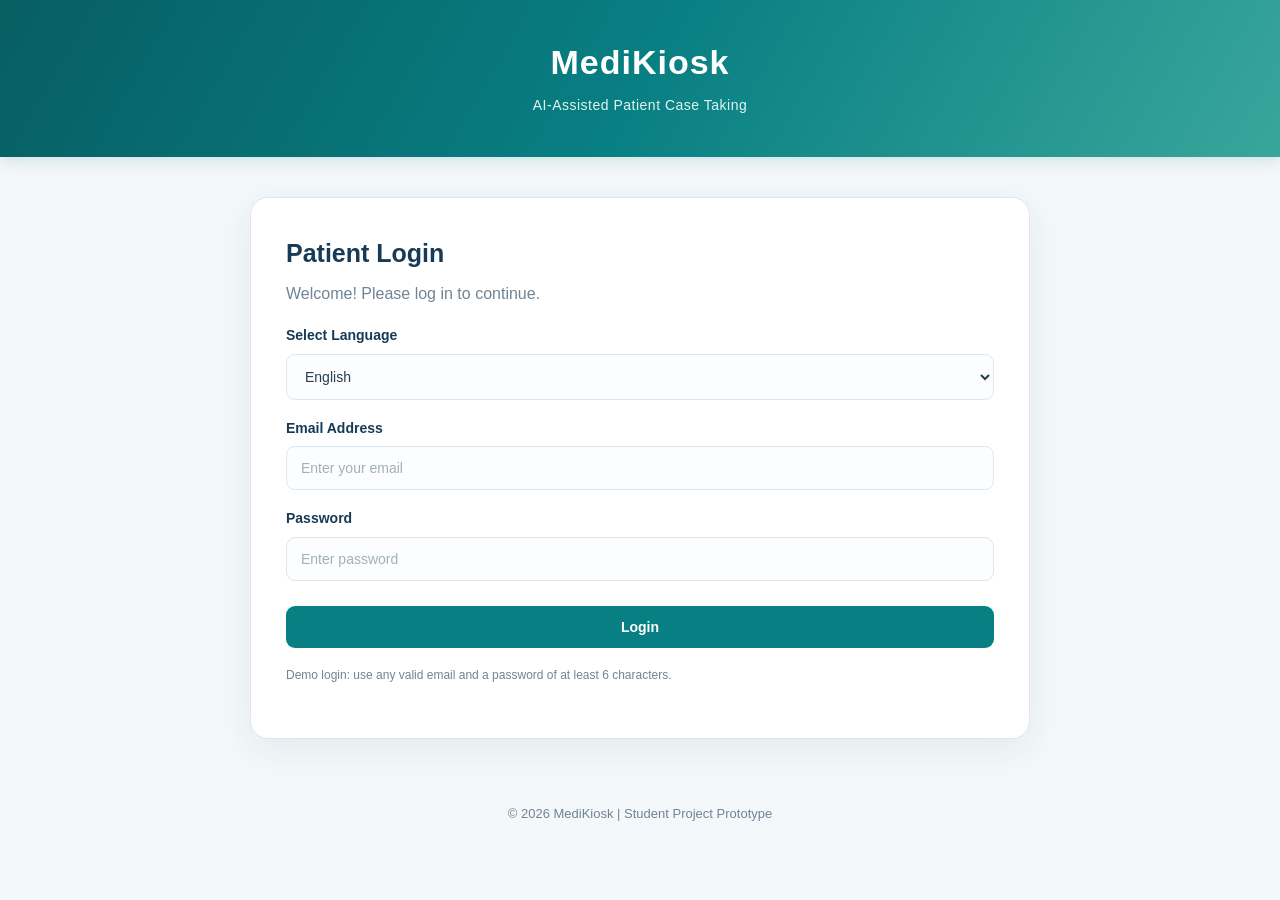
<file: index.html>
<!DOCTYPE html>
<html lang="en">

<head>
    <meta charset="UTF-8">
    <meta name="viewport" content="width=device-width, initial-scale=1.0">
    <title>MediKiosk - Patient Portal</title>
    <link rel="stylesheet" href="css/style.css">
</head>

<body>

    <header class="header">
        <h1>MediKiosk</h1>
        <p>AI-Assisted Patient Case Taking</p>
    </header>

    <main class="container">

        <!-- LOGIN SECTION -->
        <section id="loginSection" class="card">

            <h2 data-en="Patient Login" data-kn="ರೋಗಿ ಲಾಗಿನ್">
                Patient Login
            </h2>

            <p data-en="Welcome! Please log in to continue."
               data-kn="ಸ್ವಾಗತ! ಮುಂದುವರಿಯಲು ಲಾಗಿನ್ ಮಾಡಿ.">
                Welcome! Please log in to continue.
            </p>

            <label for="language">Select Language</label>

            <select id="language">
                <option value="en">English</option>
                <option value="kn">ಕನ್ನಡ (Kannada)</option>
            </select>

            <form id="loginForm">

                <label for="email" data-en="Email Address"
                       data-kn="ಇಮೇಲ್ ವಿಳಾಸ">Email Address</label>

                <input type="email" id="email" required
                       placeholder="Enter your email">

                <label for="password" data-en="Password"
                       data-kn="ಪಾಸ್‌ವರ್ಡ್">Password</label>

                <input type="password" id="password"
                       required minlength="6"
                       placeholder="Enter password">

                <button type="submit" class="primary-btn"
                        data-en="Login" data-kn="ಲಾಗಿನ್">
                    Login
                </button>

            </form>

            <p id="loginMessage" class="message"></p>

            <p class="small-text">
                Demo login: use any valid email and a password of at least 6 characters.
            </p>

        </section>


        <!-- QUESTIONNAIRE SECTION -->
        <section id="questionnaireSection" class="card hidden">

            <div class="top-row">

                <div>
                    <h2 data-en="Patient Questionnaire"
                        data-kn="ರೋಗಿಯ ಪ್ರಶ್ನಾವಳಿ">
                        Patient Questionnaire
                    </h2>

                    <p data-en="Please provide your basic medical information."
                       data-kn="ನಿಮ್ಮ ಮೂಲ ವೈದ್ಯಕೀಯ ಮಾಹಿತಿಯನ್ನು ನೀಡಿ.">
                        Please provide your basic medical information.
                    </p>
                </div>

                <button type="button" id="logoutBtn" class="logout-btn"
                        data-en="Logout" data-kn="ಲಾಗ್ ಔಟ್">
                    Logout
                </button>

            </div>


            <form id="patientForm">

                <!-- 1. PERSONAL DETAILS -->
                <h3 data-en="1. Personal Details"
                    data-kn="1. ವೈಯಕ್ತಿಕ ವಿವರಗಳು">
                    1. Personal Details
                </h3>

                <label for="patientName" data-en="Full Name"
                       data-kn="ಪೂರ್ಣ ಹೆಸರು">Full Name</label>

                <input type="text" id="patientName"
                       name="patientName" required>

                <label for="age" data-en="Age"
                       data-kn="ವಯಸ್ಸು">Age</label>

                <input type="number" id="age" name="age"
                       min="1" max="120" required>

                <label for="gender" data-en="Gender"
                       data-kn="ಲಿಂಗ">Gender</label>

                <select id="gender" name="gender" required>
                    <option value="">Select</option>
                    <option value="Female">Female</option>
                    <option value="Male">Male</option>
                    <option value="Other">Other</option>
                    <option value="Prefer not to say">Prefer not to say</option>
                </select>


                <!-- 2. MEDICAL INFORMATION -->
                <h3 data-en="2. Medical Information"
                    data-kn="2. ವೈದ್ಯಕೀಯ ಮಾಹಿತಿ">
                    2. Medical Information
                </h3>

                <label for="speciality" data-en="Choose Department"
                       data-kn="ವಿಭಾಗವನ್ನು ಆಯ್ಕೆಮಾಡಿ">
                    Choose Department
                </label>

                <select id="speciality" name="speciality" required>
                    <option value="">Select Department</option>
                    <option value="General Medicine">General Medicine</option>
                    <option value="Cardiology">Cardiology</option>
                    <option value="Dermatology">Dermatology</option>
                    <option value="Orthopedics">Orthopedics</option>
                    <option value="Neurology">Neurology</option>
                    <option value="Other">Other</option>
                </select>


                <!-- 3. CURRENT SYMPTOMS -->
                <h3 data-en="3. Current Symptoms"
                    data-kn="3. ಪ್ರಸ್ತುತ ಲಕ್ಷಣಗಳು">
                    3. Current Symptoms
                </h3>

                <label for="symptoms" data-en="Describe your symptoms"
                       data-kn="ನಿಮ್ಮ ಲಕ್ಷಣಗಳನ್ನು ವಿವರಿಸಿ">
                    Describe your symptoms
                </label>

                <textarea id="symptoms" name="symptoms"
                          rows="4"
                          placeholder="Describe what you are experiencing..."
                          required></textarea>

                <label for="onset" data-en="When did it start?"
                       data-kn="ಇದು ಯಾವಾಗ ಪ್ರಾರಂಭವಾಯಿತು?">
                    When did it start?
                </label>

                <input type="text" id="onset" name="onset"
                       placeholder="Example: 2 days ago">

                <label for="duration" data-en="Duration"
                       data-kn="ಅವಧಿ">Duration</label>

                <input type="text" id="duration" name="duration"
                       placeholder="Example: 30 minutes">

                <label for="frequency"
                       data-en="How often does it occur?"
                       data-kn="ಇದು ಎಷ್ಟು ಬಾರಿ ಸಂಭವಿಸುತ್ತದೆ?">
                    How often does it occur?
                </label>

                <select id="frequency" name="frequency">
                    <option value="">Select</option>
                    <option value="Constant">Constant</option>
                    <option value="Occasionally">Occasionally</option>
                    <option value="Daily">Daily</option>
                    <option value="Rarely">Rarely</option>
                </select>


                <!-- 4. AUDIO-BASED SYMPTOM INPUT -->
                <div class="audio-section">

                    <h3>4. Audio-Based Symptom Input</h3>

                    <p>
                        Record your symptoms or upload an audio recording.
                        You can review and confirm the transcript.
                    </p>


                    <!-- TASK 1: RECORD AUDIO -->
                    <h4>Task 1: Record Your Symptoms</h4>

                    <button type="button" id="startRecordingBtn">
                        Start Recording
                    </button>

                    <button type="button" id="stopRecordingBtn" disabled>
                        Stop Recording
                    </button>

                    <p id="recordingStatus">Not recording</p>

                    <p id="recordingTimer">00:00</p>

                    <audio id="audioPlayback" controls hidden></audio>


                    <!-- TASK 2: UPLOAD AUDIO -->
                    <h4>Task 2: Upload Audio</h4>

                    <label for="audioFile">
                        Select an audio file
                    </label>

                    <input type="file" id="audioFile"
                           accept="audio/*">

                    <p id="uploadStatus"></p>

                    <audio id="uploadedAudioPlayback"
                           controls hidden></audio>


                    <!-- TASK 3: TRANSCRIPT REVIEW -->
                    <h4>Task 3: Review Transcript</h4>

                    <label for="transcriptText">
                        Review or edit the transcript
                    </label>

                    <textarea id="transcriptText"
                              rows="4"
                              placeholder="Enter or review your transcript here..."></textarea>

                    <p id="characterCount">Characters: 0</p>

                    <button type="button" id="clearTranscriptBtn">
                        Clear Transcript
                    </button>

                    <button type="button" id="saveTranscriptBtn">
                        Save Transcript
                    </button>

                    <p id="transcriptMessage"></p>


                    <!-- TASK 4: TRANSCRIPT CONFIRMATION -->
                    <h4>Task 4: Confirm Transcript</h4>

                    <button type="button" id="confirmTranscriptBtn">
                        Confirm Transcript
                    </button>

                    <p id="reviewStatus"></p>


                    <!-- TASK 5: AUDIO PROCESSING -->
                    <h4>Task 5: Audio Processing</h4>

                    <p id="processingStatus">Ready</p>

                    <p id="processingMessage"></p>

                    <div class="progress-container">
                        <div id="processingProgressBar"></div>
                    </div>

                    <button type="button" id="processAudioBtn">
                        Process Audio
                    </button>

                    <button type="button" id="retryProcessingBtn" hidden>
                        Retry
                    </button>


                    <!-- TASK 6: TRANSFER TRANSCRIPT -->
                    <h4>Task 6: Add Transcript to Symptoms</h4>

                    <p>
                        Add your confirmed transcript to the current symptoms field.
                    </p>

                    <button type="button" id="useTranscriptBtn" disabled>
                        Use Confirmed Transcript
                    </button>

                </div>


                <!-- 5. PREVIOUS MEDICAL HISTORY -->
                <h3 data-en="5. Previous Medical History"
                    data-kn="5. ಹಿಂದಿನ ವೈದ್ಯಕೀಯ ಇತಿಹಾಸ">
                    5. Previous Medical History
                </h3>

                <label for="illness" data-en="Previous illnesses"
                       data-kn="ಹಿಂದಿನ ಕಾಯಿಲೆಗಳು">
                    Previous illnesses
                </label>

                <textarea id="illness" name="illness" rows="2"></textarea>

                <label for="surgery" data-en="Previous surgeries"
                       data-kn="ಹಿಂದಿನ ಶಸ್ತ್ರಚಿಕಿತ್ಸೆಗಳು">
                    Previous surgeries
                </label>

                <textarea id="surgery" name="surgery" rows="2"></textarea>

                <label for="medications" data-en="Current medications"
                       data-kn="ಪ್ರಸ್ತುತ ಔಷಧಿಗಳು">
                    Current medications
                </label>

                <textarea id="medications" name="medications" rows="2"></textarea>

                <label for="allergies" data-en="Known allergies"
                       data-kn="ತಿಳಿದಿರುವ ಅಲರ್ಜಿಗಳು">
                    Known allergies
                </label>

                <textarea id="allergies" name="allergies" rows="2"></textarea>


                <!-- FORM BUTTONS -->
                <div class="button-group">

                    <button type="button" id="saveBtn" class="primary-btn"
                            data-en="Save Draft" data-kn="ಉಳಿಸಿ">
                        Save Draft
                    </button>

                    <button type="button" id="loadBtn" class="secondary-btn"
                            data-en="Reload Saved Answers"
                            data-kn="ಉಳಿಸಿದ ಉತ್ತರಗಳನ್ನು ಮರುಲೋಡ್ ಮಾಡಿ">
                        Reload Saved Answers
                    </button>

                    <button type="submit" class="submit-btn"
                            data-en="Submit Questionnaire"
                            data-kn="ಪ್ರಶ್ನಾವಳಿಯನ್ನು ಸಲ್ಲಿಸಿ">
                        Submit Questionnaire
                    </button>

                </div>

                <p id="formMessage" class="message"></p>

            </form>

        </section>

    </main>


    <!-- FOOTER -->
    <footer>
        <p>©️ 2026 MediKiosk | Student Project Prototype</p>
    </footer>


    <!-- JAVASCRIPT -->
    <script src="js/script.js"></script>

</body>
</html>
</file>
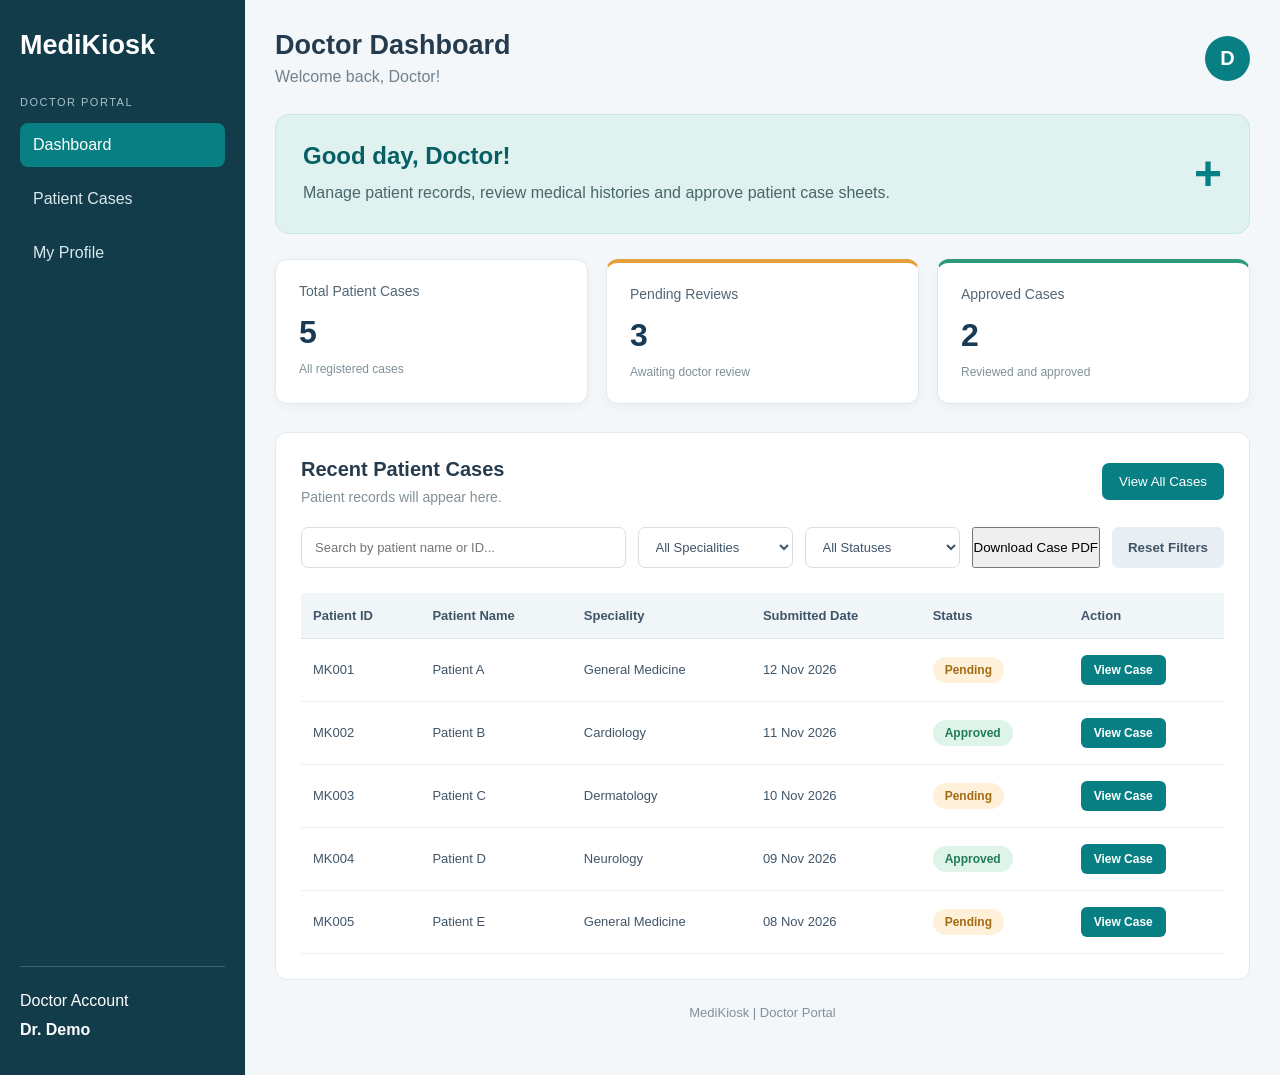
<file: doctor.html>
<!DOCTYPE html>
<html lang="en">
<head>
    <meta charset="UTF-8">
    <meta name="viewport" content="width=device-width, initial-scale=1.0">

    <title>MediKiosk - Doctor Dashboard</title>

    <link rel="stylesheet" href="css/doctor.css">
</head>

<body>

    <div class="dashboard">

        <!-- SIDEBAR -->
        <aside class="sidebar">

            <h2 class="logo">MediKiosk</h2>
            <p class="sidebar-label">DOCTOR PORTAL</p>

            <nav>
                <a href="#" class="active">Dashboard</a>
                <a href="#patients">Patient Cases</a>
                <a href="#profile">My Profile</a>
            </nav>

            <div class="sidebar-bottom">
                <p>Doctor Account</p>
                <strong>Dr. Demo</strong>
            </div>

        </aside>

        <!-- MAIN CONTENT -->
        <main class="main-content">

            <header class="topbar">
                <div>
                    <h1>Doctor Dashboard</h1>
                    <p>Welcome back, Doctor!</p>
                </div>

                <div class="doctor-avatar">D</div>
            </header>

            <!-- WELCOME SECTION -->
            <section class="welcome-card">
                <div>
                    <h2>Good day, Doctor!</h2>
                    <p>
                        Manage patient records, review medical histories
                        and approve patient case sheets.
                    </p>
                </div>
                <div class="welcome-icon">+</div>
            </section>

            <!-- SUMMARY CARDS -->
            
<!-- DASHBOARD STATISTICS -->

<section class="summary-grid">

    <div class="summary-card">
        <p>Total Patient Cases</p>
        <h2 id="totalCases">0</h2>
        <span>All registered cases</span>
    </div>

    <div class="summary-card pending">
        <p>Pending Reviews</p>
        <h2 id="pendingCases">0</h2>
        <span>Awaiting doctor review</span>
    </div>

    <div class="summary-card approved">
        <p>Approved Cases</p>
        <h2 id="approvedCases">0</h2>
        <span>Reviewed and approved</span>
    </div>

</section>

<!-- END DASHBOARD STATISTICS -->


            <!-- PATIENT CASES -->
            <section class="patient-panel" id="patients">

                <div class="panel-heading">
                    <div>
                        <h2>Recent Patient Cases</h2>
                        <p>Patient records will appear here.</p>
                    </div>

                    <button type="button">View All Cases</button>
                </div>

  
<!-- PATIENT SEARCH AND FILTERS -->

<div class="patient-filters">

    <input
        type="text"
        id="patientSearch"
        placeholder="Search by patient name or ID..."
    >

    <select id="specialityFilter">
        <option value="all">All Specialities</option>
        <option value="General Medicine">General Medicine</option>
        <option value="Cardiology">Cardiology</option>
        <option value="Dermatology">Dermatology</option>
        <option value="Neurology">Neurology</option>
    </select>

    <select id="statusFilter">
        <option value="all">All Statuses</option>
        <option value="pending">Pending</option>
        <option value="approved">Approved</option>
        <option value="rejected">Rejected</option>
    </select>
<button type="button" id="downloadCasePdfBtn">
    Download Case PDF
</button>
    <button type="button" id="resetFiltersBtn">
        Reset Filters
    </button>

</div>

<!-- END PATIENT SEARCH AND FILTERS -->
              
<!-- PATIENT CASE TABLE -->

<div class="patient-table-container">

    <table class="patient-table">

        <thead>
            <tr>
                <th>Patient ID</th>
                <th>Patient Name</th>
                <th>Speciality</th>
                <th>Submitted Date</th>
                <th>Status</th>
                <th>Action</th>
            </tr>
        </thead>

        <tbody id="patientTableBody">
            <!-- JavaScript will display patient records here -->
        </tbody>

    </table>

</div>

<!-- END PATIENT CASE TABLE -->


            </section>

            <footer>
                MediKiosk | Doctor Portal
            </footer>

        </main>

    </div>

<!-- WEEK 3 TASK 5: PATIENT CASE DETAILS WINDOW -->

<div id="caseModal" class="case-modal" hidden>

    <div class="case-modal-content">

        <div class="case-modal-header">
            <div>
                <h2>Patient Case Details</h2>
                <p>Review the patient's medical information</p>
            </div>

            <button type="button" id="closeCaseBtn" class="close-case-btn">
                &times;
            </button>
        </div>

        <div class="case-details">

            <h3>Personal Information</h3>

            <div class="detail-grid">
                <p><strong>Patient ID:</strong> <span id="detailPatientId"></span></p>
                <p><strong>Patient Name:</strong> <span id="detailPatientName"></span></p>
                <p><strong>Age:</strong> <span id="detailAge"></span></p>
                <p><strong>Gender:</strong> <span id="detailGender"></span></p>
                <p><strong>Speciality:</strong> <span id="detailSpeciality"></span></p>
                <p><strong>Submitted:</strong> <span id="detailDate"></span></p>
            </div>
            <!-- WEEK 4 TASK 2: PAIN INFORMATION -->

            <h3>Pain Information</h3>

            <div class="pain-information-panel">

                <p><strong>Pain Intensity:</strong>
                    <span id="doctorPainIntensity">Not recorded</span>
                </p>

                <p><strong>Pain Severity:</strong>
                    <span id="doctorPainSeverity">Not recorded</span>
                </p>

                <p><strong>Type of Pain:</strong>
                    <span id="doctorPainType">Not recorded</span>
                </p>

                <p><strong>Pain Duration:</strong>
                    <span id="doctorPainDuration">Not recorded</span>
                </p>

                <p><strong>Pain Frequency:</strong>
                    <span id="doctorPainFrequency">Not recorded</span>
                </p>

            </div>
            <!-- WEEK 4 TASK 3: MULTIPLE PAIN ENTRIES -->

<h3>Reported Pain Locations</h3>

<div id="doctorPainEntries" class="doctor-pain-entries">

    <p>No additional pain locations recorded.</p>

</div>

<!-- END WEEK 4 TASK 3 -->

            <p id="doctorPainMessage" aria-live="polite"></p>

            <!-- END WEEK 4 TASK 2 -->
            <h3>Current Symptoms</h3>
            <p id="detailSymptoms"></p>

            <div class="detail-grid">
                <p><strong>Duration:</strong> <span id="detailDuration"></span></p>
                <p><strong>Frequency:</strong> <span id="detailFrequency"></span></p>
                <p><strong>Pain Level:</strong> <span id="detailPain"></span></p>
            </div>

            <h3>Previous Medical History</h3>

            <p><strong>Previous Illnesses:</strong> <span id="detailIllness"></span></p>
            <p><strong>Previous Surgeries:</strong> <span id="detailSurgery"></span></p>
            <p><strong>Medications:</strong> <span id="detailMedication"></span></p>
            <p><strong>Allergies:</strong> <span id="detailAllergies"></span></p>

            <p class="case-disclaimer">
                Demonstration data only. Not for clinical decision-making.
            </p>

        </div>
        <h3>Pain Information</h3>

<div class="pain-information-panel">

    <p><strong>Pain Intensity:</strong>
        <span id="doctorPainIntensity">Not recorded</span>
    </p>

    <p><strong>Pain Severity:</strong>
        <span id="doctorPainSeverity">Not recorded</span>
    </p>

    <p><strong>Type of Pain:</strong>
        <span id="doctorPainType">Not recorded</span>
    </p>

    <p><strong>Pain Duration:</strong>
        <span id="doctorPainDuration">Not recorded</span>
    </p>

    <p><strong>Pain Frequency:</strong>
        <span id="doctorPainFrequency">Not recorded</span>
    </p>

</div>

<!-- WEEK 3 TASK 6: EDIT PATIENT CASE -->

<div id="editCaseSection" class="edit-case-section" hidden>

    <h3>Edit Patient Information</h3>
    <p>Update the patient's information and medical history.</p>

    <div class="edit-form-grid">

        <div class="edit-field">
            <label for="editAge">Age</label>
            <input type="number" id="editAge" min="0" max="120">
        </div>

        <div class="edit-field">
            <label for="editGender">Gender</label>
            <select id="editGender">
                <option value="Female">Female</option>
                <option value="Male">Male</option>
                <option value="Other">Other</option>
                <option value="Not specified">Not specified</option>
            </select>
        </div>

        <div class="edit-field">
            <label for="editSpeciality">Speciality</label>
            <select id="editSpeciality">
                <option value="General Medicine">General Medicine</option>
                <option value="Cardiology">Cardiology</option>
                <option value="Dermatology">Dermatology</option>
                <option value="Neurology">Neurology</option>
            </select>
        </div>

        <div class="edit-field">
            <label for="editDuration">Symptom Duration</label>
            <input type="text" id="editDuration">
        </div>

        <div class="edit-field">
            <label for="editFrequency">Symptom Frequency</label>
            <input type="text" id="editFrequency">
        </div>

        <div class="edit-field">
            <label for="editPain">Pain Level</label>
            <input type="number" id="editPain" min="0" max="10">
        </div>

    </div>

    <div class="edit-field">
        <label for="editSymptoms">Current Symptoms</label>
        <textarea id="editSymptoms" rows="4"></textarea>
    </div>

    <div class="edit-field">
        <label for="editIllness">Previous Illnesses</label>
        <textarea id="editIllness" rows="2"></textarea>
    </div>

    <div class="edit-field">
        <label for="editSurgery">Previous Surgeries</label>
        <textarea id="editSurgery" rows="2"></textarea>
    </div>

    <div class="edit-field">
        <label for="editMedication">Medications</label>
        <textarea id="editMedication" rows="2"></textarea>
    </div>

    <div class="edit-field">
        <label for="editAllergies">Allergies</label>
        <textarea id="editAllergies" rows="2"></textarea>
    </div>

    <p id="editMessage" aria-live="polite"></p>

    <div class="edit-buttons">
        <button type="button" id="saveCaseBtn">Save Changes</button>
        <button type="button" id="cancelEditBtn">Cancel</button>
    </div>

</div>

<!-- END WEEK 3 TASK 6 -->

        

<div class="case-modal-footer">

    <button type="button" id="approveCaseBtn">
        Approve Case
    </button>

    <button type="button" id="rejectCaseBtn">
        Reject Case
    </button>

    <button type="button" id="editCaseBtn">
        Edit Case
    </button>

    <button type="button" id="closeCaseFooterBtn">
        Close
    </button>

</div>

<p id="caseActionMessage" aria-live="polite"></p>


    </div>

</div>

<!-- END WEEK 3 TASK 5 -->

<!-- PRINT-READY PATIENT CASE SHEET -->

<div id="printCaseSheet"></div>

<!-- END PRINT-READY CASE SHEET -->

<script src="js/doctor.js"></script>
</body>
</html>
</file>
<file: css/style.css>
/* =================================
   MEDIKIOSK - HEALTHCARE THEME
================================= */

* {
    box-sizing: border-box;
    margin: 0;
    padding: 0;
}

:root {
    --primary: #087f83;
    --primary-dark: #075e63;
    --navy: #173b57;
    --mint: #e5f5f1;
    --light-blue: #edf6fb;
    --background: #f3f8fa;
    --white: #ffffff;
    --text: #263d4d;
    --muted: #718493;
    --border: #dce8ed;
}

body {
    font-family: "Segoe UI", Arial, sans-serif;
    background: var(--background);
    color: var(--text);
    line-height: 1.6;
    min-height: 100vh;
}

/* HEADER */

.header {
    background: linear-gradient(120deg, #075e63, #087f83, #39a69b);
    color: white;
    text-align: center;
    padding: 35px 20px 40px;
    box-shadow: 0 4px 15px rgba(7, 94, 99, 0.15);
}

.header h1 {
    font-size: 34px;
    font-weight: 700;
    letter-spacing: 1px;
}

.header p {
    margin-top: 5px;
    font-size: 14px;
    color: #e0f5f1;
    letter-spacing: 0.5px;
}

/* MAIN CONTAINER */

.container {
    width: 90%;
    max-width: 780px;
    margin: 40px auto;
}

/* CARDS */

.card {
    background: var(--white);
    padding: 35px;
    border-radius: 18px;
    border: 1px solid var(--border);
    box-shadow: 0 10px 35px rgba(32, 74, 95, 0.08);
}

h2 {
    color: var(--navy);
    font-size: 25px;
    margin-bottom: 8px;
}

.card > p {
    color: var(--muted);
    margin-bottom: 18px;
}

h3 {
    color: var(--primary-dark);
    font-size: 18px;
    margin-top: 30px;
    margin-bottom: 14px;
    padding: 10px 13px;
    background: var(--mint);
    border-left: 4px solid var(--primary);
    border-radius: 5px;
}

/* LABELS */

label {
    display: block;
    color: var(--navy);
    font-size: 14px;
    font-weight: 600;
    margin-top: 17px;
    margin-bottom: 7px;
}

/* INPUTS */

input,
select,
textarea {
    width: 100%;
    padding: 13px 14px;
    border: 1px solid var(--border);
    border-radius: 9px;
    font-size: 14px;
    font-family: inherit;
    color: var(--text);
    background: #fbfdfe;
    transition: 0.2s ease;
}

input::placeholder,
textarea::placeholder {
    color: #a2b0ba;
}

input:focus,
select:focus,
textarea:focus {
    outline: none;
    border-color: var(--primary);
    box-shadow: 0 0 0 3px rgba(8, 127, 131, 0.12);
    background: white;
}

textarea {
    resize: vertical;
    min-height: 75px;
}

/* BUTTONS */

button {
    border: none;
    border-radius: 9px;
    padding: 13px 19px;
    font-size: 14px;
    font-weight: 600;
    font-family: inherit;
    cursor: pointer;
    transition: 0.2s ease;
}

button:hover {
    transform: translateY(-2px);
    opacity: 0.93;
}

.primary-btn {
    background: var(--primary);
    color: white;
}

.primary-btn:hover {
    background: var(--primary-dark);
}

.secondary-btn {
    background: var(--light-blue);
    color: var(--navy);
    border: 1px solid #d6e6ef;
}

.submit-btn {
    background: var(--navy);
    color: white;
}

.logout-btn {
    background: #fff0ef;
    color: #b64b46;
    padding: 10px 16px;
    margin-top: 0;
}

/* BUTTON GROUP */

.button-group {
    display: flex;
    flex-wrap: wrap;
    gap: 12px;
    margin-top: 25px;
}

.button-group button {
    margin-top: 0;
}

/* LOGIN BUTTON */

#loginForm .primary-btn {
    width: 100%;
    margin-top: 25px;
}

/* TOP ROW */

.top-row {
    display: flex;
    justify-content: space-between;
    align-items: center;
    gap: 15px;
}

/* MESSAGES */

.message {
    margin-top: 17px;
    font-size: 14px;
    font-weight: 600;
    color: var(--primary-dark);
}

.small-text {
    font-size: 12px;
    color: var(--muted);
    margin-top: 14px;
}

/* HIDDEN SECTION */

.hidden {
    display: none;
}

/* FOOTER */

footer {
    text-align: center;
    color: var(--muted);
    padding: 25px 15px;
    font-size: 13px;
}

/* MOBILE RESPONSIVENESS */

@media (max-width: 600px) {

    .header {
        padding: 27px 15px;
    }

    .header h1 {
        font-size: 28px;
    }

    .container {
        width: 94%;
        margin: 22px auto;
    }

    .card {
        padding: 22px 18px;
        border-radius: 13px;
    }

    h2 {
        font-size: 22px;
    }

    .top-row {
        flex-direction: column;
        align-items: flex-start;
    }

    .button-group {
        flex-direction: column;
    }

    .button-group button {
        width: 100%;
    }
}
/* WEEK 2: VOICE RECORDING DESIGN */

.voice-section {
    margin-top: 25px;
    padding: 20px;
    background: #eaf6f5;
    border: 1px solid #c8e5e1;
    border-radius: 12px;
}

.voice-section h3 {
    color: #075e63;
    margin-bottom: 10px;
}

.voice-section p {
    color: #405568;
    line-height: 1.6;
}

.recording-controls {
    display: flex;
    gap: 12px;
    flex-wrap: wrap;
    margin: 18px 0;
}

#startRecordingBtn,
#stopRecordingBtn {
    padding: 12px 20px;
    border: none;
    border-radius: 8px;
    cursor: pointer;
    font-size: 15px;
    font-weight: 600;
}

#startRecordingBtn {
    background: #087f83;
    color: white;
}

#stopRecordingBtn {
    background: #b84242;
    color: white;
}

#startRecordingBtn:disabled,
#stopRecordingBtn:disabled {
    opacity: 0.5;
    cursor: not-allowed;
}

#recordingTimer {
    font-size: 25px;
    font-weight: bold;
    color: #075e63;
}

#audioPlayback {
    width: 100%;
    margin-top: 12px;
}

/* WEEK 2 - TASK 2: AUDIO UPLOAD */

.upload-section {
    margin-top: 20px;
    padding: 20px;
    background: #f0f7fb;
    border: 1px solid #c9dfe9;
    border-radius: 12px;
}

.upload-section h3 {
    color: #173b57;
    margin-bottom: 10px;
}

.upload-section p {
    color: #405568;
    line-height: 1.6;
}

.upload-label {
    display: inline-block;
    margin-top: 12px;
    padding: 12px 20px;
    background: #087f83;
    color: white;
    border-radius: 8px;
    cursor: pointer;
    font-weight: 600;
}

.upload-label:hover {
    background: #075e63;
}

#audioFile {
    display: none;
}

#uploadedAudioPlayback {
    display: block;
    width: 100%;
    margin-top: 15px;
}

#uploadedAudioPlayback[hidden] {
    display: none;
}

/* WEEK 2 - TASK 3: TRANSCRIPT DESIGN */

.transcript-section {
    margin-top: 20px;
    padding: 20px;
    background: #f1f7fa;
    border: 1px solid #cbdfe8;
    border-radius: 12px;
}

.transcript-section h3 {
    color: #173b57;
    margin-bottom: 10px;
}

.transcript-section label {
    display: block;
    margin-top: 15px;
    margin-bottom: 8px;
    font-weight: 600;
    color: #173b57;
}

#transcriptText {
    width: 100%;
    min-height: 130px;
    padding: 12px;
    border: 1px solid #b8ced8;
    border-radius: 8px;
    resize: vertical;
    font-family: inherit;
    font-size: 15px;
    line-height: 1.6;
    box-sizing: border-box;
}

#characterCount {
    text-align: right;
    font-size: 13px;
    color: #607785;
    margin-top: 6px;
}

.transcript-buttons {
    display: flex;
    flex-wrap: wrap;
    gap: 10px;
    margin-top: 15px;
}

.transcript-buttons button {
    padding: 11px 18px;
    border: none;
    border-radius: 8px;
    cursor: pointer;
    font-weight: 600;
}

#clearTranscriptBtn {
    background: #e5e9ed;
    color: #34495e;
}

#saveTranscriptBtn {
    background: #087f83;
    color: white;
}

.transcript-buttons button:hover {
    opacity: 0.85;
}

/* WEEK 2 - TASK 4: TRANSCRIPT REVIEW */

.transcript-review {
    margin-top: 20px;
    padding: 18px;
    background: #e8f5f1;
    border: 1px solid #b8ddd2;
    border-radius: 10px;
}

.transcript-review h4 {
    color: #075e63;
    margin-top: 0;
    margin-bottom: 10px;
}

.transcript-review p {
    color: #405568;
    line-height: 1.6;
}

#confirmTranscriptBtn {
    margin-top: 10px;
    padding: 12px 20px;
    background: #087f83;
    color: white;
    border: none;
    border-radius: 8px;
    font-weight: 600;
    cursor: pointer;
}

#confirmTranscriptBtn:hover {
    background: #075e63;
}

#confirmTranscriptBtn:disabled {
    opacity: 0.6;
    cursor: not-allowed;
}

/* WEEK 2 TASK 5: AUDIO PROCESSING STATUS */

.processing-section {
    margin-top: 20px;
    padding: 20px;
    background: #fff8ed;
    border: 1px solid #f0d9b5;
    border-radius: 12px;
}

.processing-section h3 {
    color: #80551d;
    margin-bottom: 12px;
}

#processingStatus {
    font-weight: 600;
    color: #405568;
    margin-bottom: 12px;
}

#processingMessage {
    color: #607785;
    margin-top: 12px;
    line-height: 1.5;
}

.processing-progress {
    width: 100%;
    height: 12px;
    background: #e5e7eb;
    border-radius: 20px;
    overflow: hidden;
    margin: 15px 0;
}

#processingProgressBar {
    width: 0%;
    height: 100%;
    background: #087f83;
    border-radius: 20px;
    transition: width 0.3s ease;
}

#processAudioBtn,
#retryProcessingBtn {
    margin-top: 12px;
    padding: 12px 20px;
    border: none;
    border-radius: 8px;
    background: #087f83;
    color: white;
    font-weight: 600;
    cursor: pointer;
}

#retryProcessingBtn {
    background: #526779;
}

#processAudioBtn:disabled,
#retryProcessingBtn:disabled {
    opacity: 0.5;
    cursor: not-allowed;
}
/* WEEK 2 TASK 6: USE TRANSCRIPT */

#useTranscriptBtn {
    margin-top: 10px;
    margin-left: 8px;
    padding: 12px 20px;
    background: #315f86;
    color: white;
    border: none;
    border-radius: 8px;
    font-weight: 600;
    cursor: pointer;
}

#useTranscriptBtn:disabled {
    opacity: 0.5;
    cursor: not-allowed;
}

#useTranscriptBtn:hover:not(:disabled) {
    background: #244968;
}

/* AUDIO SYMPTOM INPUT */

.audio-section {
    margin: 25px 0;
    padding: 20px;
    background: #f3f7f8;
    border-radius: 10px;
}

.audio-section h4 {
    margin-top: 20px;
    margin-bottom: 10px;
}

.audio-section button {
    margin: 6px 4px;
}

.audio-section textarea,
.audio-section input[type="file"] {
    width: 100%;
    margin: 10px 0;
}

.progress-container {
    width: 100%;
    height: 12px;
    background: #ddd;
    border-radius: 10px;
    overflow: hidden;
    margin: 12px 0;
}

#processingProgressBar {
    width: 0%;
    height: 100%;
    background: #087f8c;
    transition: width 0.3s;
}
</file>
<file: css/doctor.css>
/* MEDIKIOSK DOCTOR DASHBOARD */

* {
    margin: 0;
    padding: 0;
    box-sizing: border-box;
}

body {
    font-family: Arial, sans-serif;
    background: #f3f7fa;
    color: #263b4d;
}

.dashboard {
    display: flex;
    min-height: 100vh;
}

/* SIDEBAR */

.sidebar {
    width: 245px;
    background: #123c4a;
    color: white;
    padding: 30px 20px;
    display: flex;
    flex-direction: column;
}

.logo {
    font-size: 27px;
    margin-bottom: 35px;
}

.sidebar-label {
    font-size: 11px;
    color: #a8c4cb;
    letter-spacing: 1.5px;
    margin-bottom: 15px;
}

.sidebar nav {
    display: flex;
    flex-direction: column;
    gap: 10px;
}

.sidebar nav a {
    color: #d9e8eb;
    text-decoration: none;
    padding: 13px;
    border-radius: 8px;
}

.sidebar nav a:hover,
.sidebar nav a.active {
    background: #087f83;
    color: white;
}

.sidebar-bottom {
    margin-top: auto;
    border-top: 1px solid #41616b;
    padding-top: 20px;
    line-height: 1.8;
}

/* MAIN CONTENT */

.main-content {
    flex: 1;
    padding: 30px;
    min-width: 0;
}

.topbar {
    display: flex;
    justify-content: space-between;
    align-items: center;
    margin-bottom: 28px;
}

.topbar h1 {
    font-size: 27px;
    margin-bottom: 7px;
}

.topbar p {
    color: #71818d;
}

.doctor-avatar {
    width: 45px;
    height: 45px;
    border-radius: 50%;
    background: #087f83;
    color: white;
    display: grid;
    place-items: center;
    font-weight: bold;
    font-size: 20px;
}

/* WELCOME CARD */

.welcome-card {
    background: #dff2f0;
    border: 1px solid #c6e7e2;
    padding: 27px;
    border-radius: 14px;
    display: flex;
    justify-content: space-between;
    align-items: center;
    margin-bottom: 25px;
}

.welcome-card h2 {
    color: #075e63;
    margin-bottom: 10px;
}

.welcome-card p {
    color: #49666b;
    line-height: 1.6;
}

.welcome-icon {
    font-size: 48px;
    color: #087f83;
    font-weight: bold;
}

/* SUMMARY CARDS */

.summary-grid {
    display: grid;
    grid-template-columns: repeat(3, 1fr);
    gap: 18px;
    margin-bottom: 28px;
}

.summary-card {
    background: white;
    padding: 23px;
    border-radius: 12px;
    border: 1px solid #e1e9ed;
    box-shadow: 0 3px 10px rgba(20, 50, 60, 0.04);
}

.summary-card p {
    color: #526675;
    font-size: 14px;
}

.summary-card h2 {
    font-size: 32px;
    margin: 15px 0 8px;
    color: #173b57;
}

.summary-card span {
    font-size: 12px;
    color: #80909a;
}

.summary-card.pending {
    border-top: 4px solid #e4a13b;
}

.summary-card.approved {
    border-top: 4px solid #2d9b79;
}

/* PATIENT PANEL */

.patient-panel {
    background: white;
    border: 1px solid #e1e9ed;
    border-radius: 12px;
    padding: 25px;
}

.panel-heading {
    display: flex;
    justify-content: space-between;
    align-items: center;
    gap: 15px;
}

.panel-heading h2 {
    font-size: 20px;
    margin-bottom: 8px;
}

.panel-heading p {
    color: #82909a;
    font-size: 14px;
}

.panel-heading button {
    padding: 11px 17px;
    background: #087f83;
    color: white;
    border: none;
    border-radius: 7px;
    cursor: pointer;
}

.empty-state {
    text-align: center;
    padding: 55px 15px;
}

.empty-icon {
    margin: 0 auto 15px;
    width: 48px;
    height: 48px;
    background: #e5f3f2;
    color: #087f83;
    border-radius: 50%;
    display: grid;
    place-items: center;
    font-size: 28px;
}

.empty-state h3 {
    margin-bottom: 10px;
}

.empty-state p {
    color: #82909a;
    line-height: 1.6;
    font-size: 14px;
}

footer {
    text-align: center;
    padding: 25px;
    color: #82909a;
    font-size: 13px;
}

/* RESPONSIVE DESIGN */

@media (max-width: 850px) {
    .sidebar {
        width: 190px;
    }

    .summary-grid {
        grid-template-columns: 1fr;
    }
}

@media (max-width: 600px) {
    .dashboard {
        flex-direction: column;
    }

    .sidebar {
        width: 100%;
    }

    .sidebar-bottom {
        margin-top: 20px;
    }

    .main-content {
        padding: 18px;
    }

    .welcome-card {
        gap: 15px;
    }

    .panel-heading {
        align-items: flex-start;
        flex-direction: column;
    }
}

/* WEEK 3 TASK 3: PATIENT TABLE */

.patient-table-container {
    width: 100%;
    overflow-x: auto;
    margin-top: 25px;
}

.patient-table {
    width: 100%;
    border-collapse: collapse;
    min-width: 750px;
    text-align: left;
}

.patient-table th {
    background: #f0f6f8;
    color: #405568;
    padding: 15px 12px;
    font-size: 13px;
    font-weight: 600;
    border-bottom: 1px solid #dce6eb;
}

.patient-table td {
    padding: 16px 12px;
    border-bottom: 1px solid #edf1f3;
    font-size: 13px;
    color: #405568;
}

.patient-table tbody tr:hover {
    background: #f7fbfc;
}

/* PATIENT STATUS */

.status-badge {
    display: inline-block;
    padding: 6px 12px;
    border-radius: 20px;
    font-size: 12px;
    font-weight: 600;
    text-transform: capitalize;
}

.status-badge.pending {
    background: #fff1d9;
    color: #a36b14;
}

.status-badge.approved {
    background: #def4e9;
    color: #237b59;
}

/* VIEW CASE BUTTON */

.view-case-btn {
    background: #087f83;
    color: white;
    padding: 8px 13px;
    border: none;
    border-radius: 6px;
    cursor: pointer;
    font-size: 12px;
    font-weight: 600;
}

.view-case-btn:hover {
    background: #075e63;
}

/* WEEK 3 TASK 4: PATIENT SEARCH AND FILTERS */

.patient-filters {
    display: flex;
    flex-wrap: wrap;
    gap: 12px;
    margin-top: 22px;
    margin-bottom: 18px;
}

.patient-filters input,
.patient-filters select {
    padding: 11px 13px;
    border: 1px solid #d5e0e5;
    border-radius: 7px;
    background: white;
    color: #405568;
    font-size: 13px;
    outline: none;
}

.patient-filters input {
    flex: 1;
    min-width: 200px;
}

.patient-filters select {
    min-width: 155px;
    cursor: pointer;
}

.patient-filters input:focus,
.patient-filters select:focus {
    border-color: #087f83;
    box-shadow: 0 0 0 2px rgba(8, 127, 131, 0.1);
}

#resetFiltersBtn {
    padding: 11px 16px;
    background: #e8eef1;
    color: #405568;
    border: none;
    border-radius: 7px;
    cursor: pointer;
    font-weight: 600;
}

#resetFiltersBtn:hover {
    background: #d9e4e9;
}

@media (max-width: 600px) {
    .patient-filters {
        flex-direction: column;
    }

    .patient-filters input,
    .patient-filters select,
    #resetFiltersBtn {
        width: 100%;
    }
}

/* WEEK 3 TASK 5: PATIENT CASE DETAILS WINDOW */

.case-modal {
    position: fixed;
    inset: 0;
    background: rgba(10, 30, 40, 0.65);
    z-index: 1000;
    display: flex;
    justify-content: center;
    align-items: center;
    padding: 20px;
    overflow-y: auto;
}

.case-modal[hidden] {
    display: none;
}

.case-modal-content {
    width: 100%;
    max-width: 750px;
    max-height: 90vh;
    overflow-y: auto;
    background: white;
    border-radius: 14px;
    padding: 28px;
    box-shadow: 0 10px 35px rgba(0, 0, 0, 0.2);
}

.case-modal-header {
    display: flex;
    justify-content: space-between;
    align-items: flex-start;
    border-bottom: 1px solid #e2eaed;
    padding-bottom: 18px;
}

.case-modal-header h2 {
    color: #173b57;
    margin-bottom: 7px;
}

.case-modal-header p {
    color: #82909a;
    font-size: 13px;
}

.close-case-btn {
    border: none;
    background: transparent;
    font-size: 30px;
    color: #526779;
    cursor: pointer;
}

.case-details {
    padding: 20px 0;
}

.case-details h3 {
    color: #087f83;
    margin: 20px 0 14px;
    font-size: 17px;
}

.detail-grid {
    display: grid;
    grid-template-columns: repeat(2, 1fr);
    gap: 15px;
    margin-bottom: 20px;
}

.case-details p {
    color: #526779;
    line-height: 1.7;
    margin-bottom: 10px;
    overflow-wrap: anywhere;
}

.case-details strong {
    color: #263b4d;
}

.case-disclaimer {
    margin-top: 25px;
    padding: 12px;
    background: #fff5e6;
    border-radius: 7px;
    font-size: 12px;
}

.case-modal-footer {
    display: flex;
    justify-content: flex-end;
    border-top: 1px solid #e2eaed;
    padding-top: 18px;
}

#closeCaseFooterBtn {
    padding: 11px 22px;
    background: #087f83;
    color: white;
    border: none;
    border-radius: 7px;
    cursor: pointer;
    font-weight: 600;
}

#closeCaseFooterBtn:hover {
    background: #075e63;
}

@media (max-width: 600px) {
    .case-modal-content {
        padding: 18px;
    }

    .detail-grid {
        grid-template-columns: 1fr;
    }
}

/* WEEK 3 TASK 6: EDIT PATIENT CASE */

.edit-case-section {
    margin-top: 20px;
    padding: 22px;
    background: #f3f8fa;
    border: 1px solid #dce8ed;
    border-radius: 12px;
}

.edit-case-section[hidden] {
    display: none;
}

.edit-case-section h3 {
    color: #087f83;
    margin-bottom: 8px;
}

.edit-case-section > p {
    color: #71818d;
    font-size: 13px;
    margin-bottom: 20px;
}

.edit-form-grid {
    display: grid;
    grid-template-columns: repeat(2, 1fr);
    gap: 16px;
}

.edit-field {
    margin-bottom: 16px;
}

.edit-field label {
    display: block;
    margin-bottom: 7px;
    color: #263b4d;
    font-size: 13px;
    font-weight: 600;
}

.edit-field input,
.edit-field select,
.edit-field textarea {
    width: 100%;
    padding: 11px;
    border: 1px solid #cbd9df;
    border-radius: 7px;
    background: white;
    color: #405568;
    font-family: inherit;
    font-size: 14px;
    box-sizing: border-box;
}

.edit-field input:focus,
.edit-field select:focus,
.edit-field textarea:focus {
    outline: none;
    border-color: #087f83;
    box-shadow: 0 0 0 2px rgba(8, 127, 131, 0.1);
}

.edit-field textarea {
    resize: vertical;
    line-height: 1.5;
}

.edit-buttons {
    display: flex;
    flex-wrap: wrap;
    gap: 12px;
    margin-top: 15px;
}

#saveCaseBtn,
#cancelEditBtn,
#editCaseBtn {
    padding: 11px 18px;
    border: none;
    border-radius: 7px;
    cursor: pointer;
    font-weight: 600;
}

#saveCaseBtn,
#editCaseBtn {
    background: #087f83;
    color: white;
}

#cancelEditBtn {
    background: #e5ebef;
    color: #405568;
}

#saveCaseBtn:hover,
#editCaseBtn:hover {
    background: #075e63;
}

#cancelEditBtn:hover {
    background: #d7e0e5;
}

#editMessage {
    font-size: 13px;
    color: #b84242;
    margin-top: 8px;
}

.case-modal-footer {
    gap: 12px;
}

@media (max-width: 600px) {
    .edit-form-grid {
        grid-template-columns: 1fr;
    }
}

/* WEEK 3 TASK 7: CASE APPROVAL AND REJECTION */

#approveCaseBtn {
    background: #16834a;
    color: white;
    padding: 11px 16px;
    border: none;
    border-radius: 7px;
    cursor: pointer;
    font-weight: 600;
}

#approveCaseBtn:hover {
    background: #10683a;
}

#rejectCaseBtn {
    background: #c94444;
    color: white;
    padding: 11px 16px;
    border: none;
    border-radius: 7px;
    cursor: pointer;
    font-weight: 600;
}

#rejectCaseBtn:hover {
    background: #a83232;
}

#caseActionMessage {
    margin: 12px 0;
    font-size: 13px;
    color: #087f83;
    font-weight: 600;
}

.case-modal-footer button:disabled {
    opacity: 0.5;
    cursor: not-allowed;
}

.status-badge.rejected {
    background: #fde8e8;
    color: #b83232;
}

/* WEEK 3 TASK 8: PDF CASE SHEET */

#printCaseSheet {
    display: none;
}

@media print {

    body * {
        visibility: hidden !important;
    }

    #printCaseSheet,
    #printCaseSheet * {
        visibility: visible !important;
    }

    #printCaseSheet {
        display: block !important;
        position: absolute;
        top: 0;
        left: 0;
        width: 100%;
        padding: 25px;
        box-sizing: border-box;
        background: white;
        color: #222;
        font-family: Arial, sans-serif;
    }

    #printCaseSheet h1 {
        color: #087f83;
        font-size: 24px;
        margin-bottom: 8px;
    }

    #printCaseSheet h2 {
        color: #087f83;
        font-size: 17px;
        border-bottom: 1px solid #ccc;
        padding-bottom: 6px;
        margin-top: 22px;
    }

    #printCaseSheet p {
        font-size: 13px;
        line-height: 1.6;
        margin: 7px 0;
    }

    #printCaseSheet .pdf-footer {
        margin-top: 35px;
        border-top: 1px solid #ccc;
        padding-top: 10px;
        font-size: 11px;
        color: #666;
    }

    @page {
        size: A4;
        margin: 15mm;
    }
}

/* WEEK 4 TASK 2: PAIN INFORMATION PANEL */

.pain-information-panel {
    background: #f0f8f9;
    border: 1px solid #d5e9eb;
    border-radius: 10px;
    padding: 18px;
    margin: 12px 0 18px;
}

.pain-information-panel p {
    margin: 12px 0;
    color: #34434a;
    font-size: 15px;
}

.pain-information-panel strong {
    color: #087f8c;
}

#doctorPainMessage {
    color: #087f8c;
    font-size: 14px;
}

/* WEEK 4 TASK 3: PAIN CARDS LAYOUT */

.doctor-pain-entries {
    display: grid;
    grid-template-columns: repeat(2, minmax(0, 1fr));
    gap: 15px;
    margin: 15px 0;
}

.doctor-pain-entry {
    background: #fff5f5;
    border: 1px solid #f0cccc;
    border-left: 4px solid #d9534f;
    border-radius: 9px;
    padding: 15px;
}

.doctor-pain-entry h4 {
    margin-top: 0;
    color: #a52a2a;
}

.doctor-pain-entry p {
    margin: 7px 0;
    font-size: 14px;
}

@media (max-width: 600px) {
    .doctor-pain-entries {
        grid-template-columns: 1fr;
    }
}
</file>
